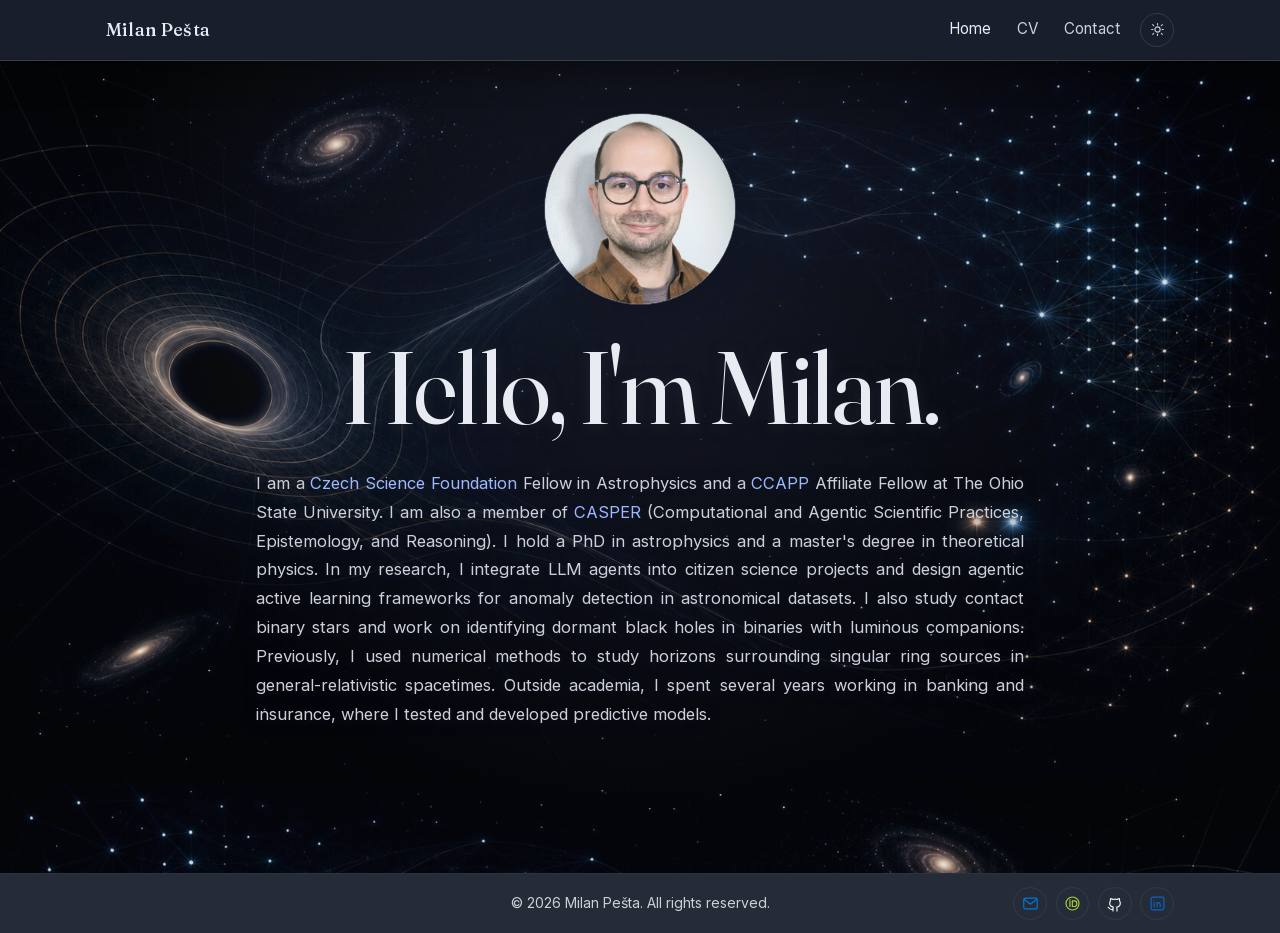
<file: index.html>
<!DOCTYPE html>
<html lang="en">
<head>
<meta charset="utf-8">
<meta name="viewport" content="width=device-width, initial-scale=1">
<title>Milan Pešta — Astrophysicist</title>
<meta name="description" content="Milan Pešta — astrophysicist at The Ohio State University. Machine learning and LLM agents for finding anomalies in large astronomical surveys.">
<meta name="author" content="Milan Pešta">
<meta name="theme-color" id="theme-color" content="#1e2330">

<link rel="preload" as="image" href="assets/headshot-web.jpg" fetchpriority="high">
<link rel="preload" as="image" href="assets/research-field-background-mobile-v44-pair.jpg" media="(max-width: 700px)" fetchpriority="low">
<link rel="preload" as="image" href="assets/research-field-background-v44-pair.jpg" media="(min-width: 701px)" fetchpriority="low">
<script>
  document.documentElement.classList.add('js');
  try {
    if (localStorage.getItem('mp-theme') === 'light') {
      document.documentElement.setAttribute('data-theme', 'light');
    }
  } catch (error) {}
</script>
<style>
  html, body { background-color: #1e2330; color-scheme: dark; }
  html[data-theme="light"], html[data-theme="light"] body { background-color: #fbfaf7; color-scheme: light; }
</style>
<link rel="stylesheet" href="assets/style.css?v=164">
<link rel="icon" href="data:image/svg+xml,<svg xmlns='http://www.w3.org/2000/svg' viewBox='0 0 100 100'><rect width='100' height='100' rx='22' fill='%23171b24'/><text x='50' y='73' font-size='64' font-family='Georgia,serif' fill='%239db8ff' text-anchor='middle'>M</text></svg>">
</head>
<body class="home">

<a class="skip" href="#main">Skip to content</a>

<div class="research-field-backdrop" aria-hidden="true"></div>

<nav class="nav" id="nav">
  <div class="nav-inner">
    <a class="nav-name" href="index.html">Milan&nbsp;Pešta</a>
    <ul class="nav-links">
      <li><a href="index.html" aria-current="page">Home</a></li>
      <li><a href="cv.html">CV</a></li>
      <li><a href="contact.html">Contact</a></li>
    </ul>
    <button class="theme-toggle" id="theme-toggle" type="button" aria-label="Switch color theme" title="Switch color theme">
      <svg class="i-sun" viewBox="0 0 24 24" aria-hidden="true"><circle cx="12" cy="12" r="4.2"/><path d="M12 2.6v2.2M12 19.2v2.2M4.3 4.3l1.6 1.6M18.1 18.1l1.6 1.6M2.6 12h2.2M19.2 12h2.2M4.3 19.7l1.6-1.6M18.1 5.9l1.6-1.6"/></svg>
      <svg class="i-moon" viewBox="0 0 24 24" aria-hidden="true"><path d="M20 14.5A8.2 8.2 0 0 1 9.5 4 8.3 8.3 0 1 0 20 14.5Z"/></svg>
    </button>
  </div>
</nav>

<main class="hero" id="main">
  <div class="wrap hero-inner">
    <div class="hero-text">
      <figure class="about-photo">
        <img src="assets/headshot-web.jpg" alt="Milan Pešta" width="512" height="512" decoding="sync" fetchpriority="high">
      </figure>
      <div class="hero-copy">
        <h1>Hello, I'm Milan.</h1>
      </div>
      <div class="about-profile" id="about">
        <div class="about-copy">
          <div class="prose about-prose">
            <p>I am a <a href="https://gacr.cz/en/" rel="noopener">Czech Science Foundation</a> Fellow in Astrophysics and a <a href="https://ccapp.osu.edu/" rel="noopener">CCAPP</a> Affiliate Fellow at The Ohio State University. I am also a member of <a href="https://casper-nine.vercel.app/" rel="noopener">CASPER</a> (Computational and Agentic Scientific Practices, Epistemology, and Reasoning). I hold a PhD in astrophysics and a master's degree in theoretical physics. In my research, I integrate LLM agents into citizen science projects and design agentic active learning frameworks for anomaly detection in astronomical datasets. I also study contact binary stars and work on identifying dormant black holes in binaries with luminous companions. Previously, I used numerical methods to study horizons surrounding singular ring sources in general-relativistic spacetimes. Outside academia, I spent several years working in banking and insurance, where I tested and developed predictive models.</p>
          </div>
        </div>
      </div>
    </div>
  </div>
</main>

<footer>
  <div class="wrap footer-inner">
    <div class="footer-contact">
      <nav class="footer-nav" aria-label="Contact">
        <ul class="footer-social">
          <li><a class="contact-mail" href="mailto:pesta.22@osu.edu" aria-label="Email">
            <svg viewBox="0 0 24 24" aria-hidden="true"><rect x="2.5" y="4.5" width="19" height="15" rx="2"/><path d="m3 6 9 7 9-7"/></svg></a></li>
          <li><a class="contact-orcid" href="https://orcid.org/0000-0003-3649-9811" rel="me noopener" aria-label="ORCID">
            <svg viewBox="0 0 24 24" aria-hidden="true"><circle cx="12" cy="12" r="9.2"/><path d="M8.4 8.2v8M8.4 6.4v.05M11.8 16.2v-8h2.4a4 4 0 0 1 0 8Z"/></svg></a></li>
          <li><a class="contact-github" href="https://github.com/milanpesta" rel="me noopener" aria-label="GitHub">
            <svg viewBox="0 0 24 24" aria-hidden="true"><path d="M9.3 20.2c-4.4 1.3-4.4-2.3-6.2-2.7m12.4 5.1v-3.5c0-1 .1-1.4-.5-2 2.7-.3 5.2-1.3 5.2-5.8a4.5 4.5 0 0 0-1.2-3.1 4.2 4.2 0 0 0-.1-3.1s-1-.3-3.3 1.2a11.3 11.3 0 0 0-5.8 0C7.5 4.8 6.5 5.1 6.5 5.1a4.2 4.2 0 0 0-.1 3.1 4.5 4.5 0 0 0-1.2 3.2c0 4.4 2.5 5.4 5.2 5.7-.6.6-.6 1.2-.5 2v3.5"/></svg></a></li>
          <li><a class="contact-linkedin" href="https://www.linkedin.com/in/milanpesta" rel="me noopener" aria-label="LinkedIn">
            <svg viewBox="0 0 24 24" aria-hidden="true"><rect x="3" y="3" width="18" height="18" rx="2.5"/><path d="M7.2 10.5v6.3M7.2 7.4v.05M11.3 16.8v-6.3M11.3 13.2c0-1.5.9-2.4 2.2-2.4s2.3.9 2.3 2.6v3.4"/></svg></a></li>
        </ul>
      </nav>
    </div>
    <p class="footer-copy">&copy; 2026 Milan Pe&scaron;ta. All rights reserved.</p>
  </div>
</footer>

<script src="assets/main.js?v=61"></script>
</body>
</html>
</file>
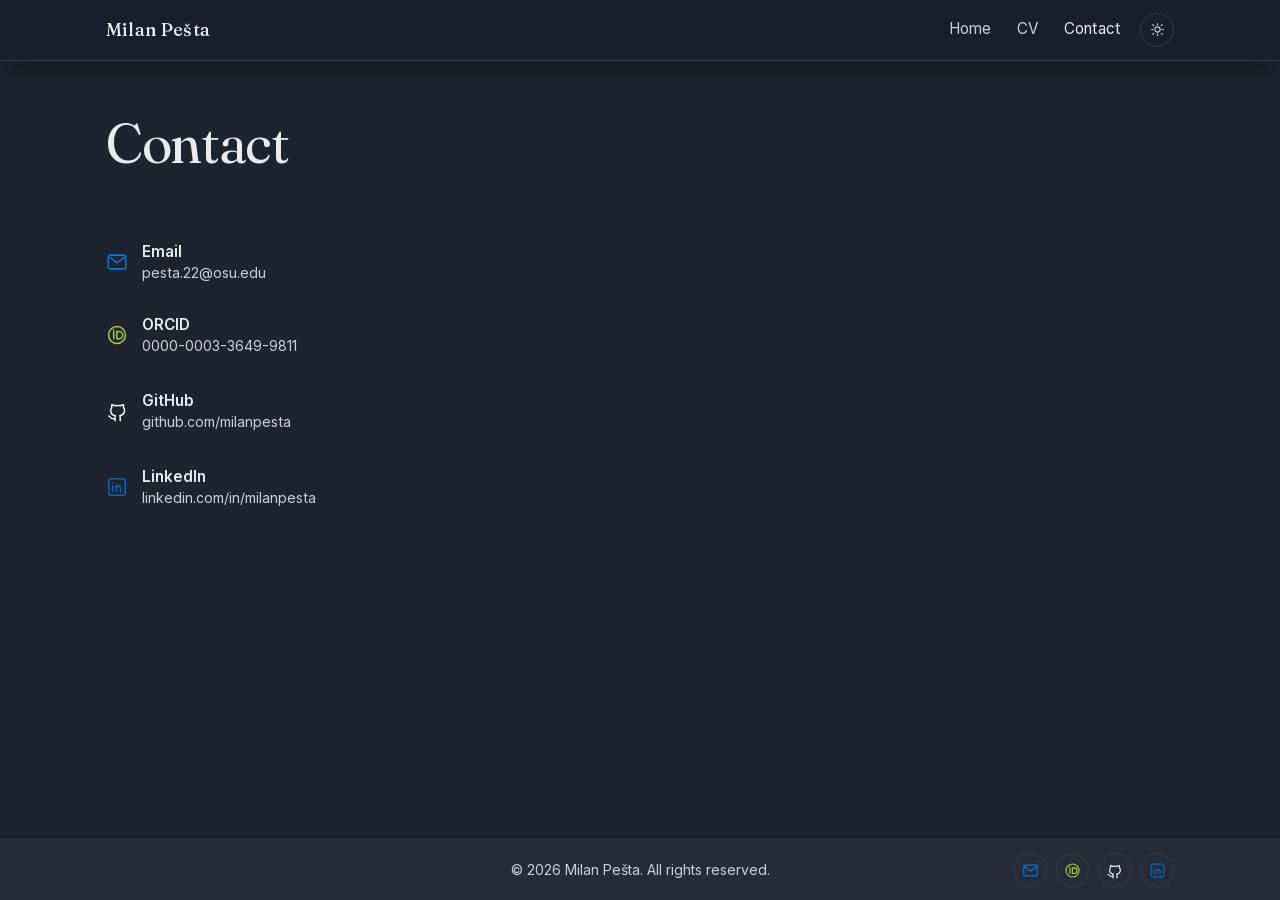
<file: contact.html>
<!DOCTYPE html>
<html lang="en">
<head>
<meta charset="utf-8">
<meta name="viewport" content="width=device-width, initial-scale=1">
<title>Contact — Milan Pešta</title>
<meta name="description" content="Contact Milan Pešta about research, collaborations, or speaking, and find his professional profiles.">
<meta name="author" content="Milan Pešta">
<meta name="theme-color" id="theme-color" content="#1e2330">

<script>
  document.documentElement.classList.add('js');
  try {
    if (localStorage.getItem('mp-theme') === 'light') {
      document.documentElement.setAttribute('data-theme', 'light');
    }
  } catch (error) {}
</script>
<style>
  html, body { background-color: #1e2330; color-scheme: dark; }
  html[data-theme="light"], html[data-theme="light"] body { background-color: #fbfaf7; color-scheme: light; }
</style>
<link rel="stylesheet" href="assets/style.css?v=164">
<link rel="icon" href="data:image/svg+xml,<svg xmlns='http://www.w3.org/2000/svg' viewBox='0 0 100 100'><rect width='100' height='100' rx='22' fill='%23171b24'/><text x='50' y='73' font-size='64' font-family='Georgia,serif' fill='%239db8ff' text-anchor='middle'>M</text></svg>">
</head>
<body>

<a class="skip" href="#main">Skip to content</a>

<nav class="nav" id="nav">
  <div class="nav-inner">
    <a class="nav-name" href="index.html">Milan&nbsp;Pešta</a>
    <ul class="nav-links">
      <li><a href="index.html">Home</a></li>
      <li><a href="cv.html">CV</a></li>
      <li><a href="contact.html" aria-current="page">Contact</a></li>
    </ul>
    <button class="theme-toggle" id="theme-toggle" type="button" aria-label="Switch color theme" title="Switch color theme">
      <svg class="i-sun" viewBox="0 0 24 24" aria-hidden="true"><circle cx="12" cy="12" r="4.2"/><path d="M12 2.6v2.2M12 19.2v2.2M4.3 4.3l1.6 1.6M18.1 18.1l1.6 1.6M2.6 12h2.2M19.2 12h2.2M4.3 19.7l1.6-1.6M18.1 5.9l1.6-1.6"/></svg>
      <svg class="i-moon" viewBox="0 0 24 24" aria-hidden="true"><path d="M20 14.5A8.2 8.2 0 0 1 9.5 4 8.3 8.3 0 1 0 20 14.5Z"/></svg>
    </button>
  </div>
</nav>

<header class="page-head page-head-plain">
  <div class="wrap">
    <h1>Contact</h1>
  </div>
</header>

<main id="main">

  <section class="wrap" aria-label="Contact details">
    <ul class="contact-directory">
        <li>
          <a class="contact-mail" href="mailto:pesta.22@osu.edu">
            <svg viewBox="0 0 24 24" aria-hidden="true"><rect x="2.5" y="4.5" width="19" height="15" rx="2"/><path d="m3 6 9 7 9-7"/></svg>
            <span>
              <span class="contact-label">Email</span>
              <span class="contact-detail">pesta.22@osu.edu</span>
            </span>
          </a>
        </li>
        <li>
          <a class="contact-orcid" href="https://orcid.org/0000-0003-3649-9811" rel="me noopener">
            <svg viewBox="0 0 24 24" aria-hidden="true"><circle cx="12" cy="12" r="9.2"/><path d="M8.4 8.2v8M8.4 6.4v.05M11.8 16.2v-8h2.4a4 4 0 0 1 0 8Z"/></svg>
            <span>
              <span class="contact-label">ORCID</span>
              <span class="contact-detail">0000-0003-3649-9811</span>
            </span>
          </a>
        </li>
        <li>
          <a class="contact-github" href="https://github.com/milanpesta" rel="me noopener">
            <svg viewBox="0 0 24 24" aria-hidden="true"><path d="M9.3 20.2c-4.4 1.3-4.4-2.3-6.2-2.7m12.4 5.1v-3.5c0-1 .1-1.4-.5-2 2.7-.3 5.2-1.3 5.2-5.8a4.5 4.5 0 0 0-1.2-3.1 4.2 4.2 0 0 0-.1-3.1s-1-.3-3.3 1.2a11.3 11.3 0 0 0-5.8 0C7.5 4.8 6.5 5.1 6.5 5.1a4.2 4.2 0 0 0-.1 3.1 4.5 4.5 0 0 0-1.2 3.2c0 4.4 2.5 5.4 5.2 5.7-.6.6-.6 1.2-.5 2v3.5"/></svg>
            <span>
              <span class="contact-label">GitHub</span>
              <span class="contact-detail">github.com/milanpesta</span>
            </span>
          </a>
        </li>
        <li>
          <a class="contact-linkedin" href="https://www.linkedin.com/in/milanpesta" rel="me noopener">
            <svg viewBox="0 0 24 24" aria-hidden="true"><rect x="3" y="3" width="18" height="18" rx="2.5"/><path d="M7.2 10.5v6.3M7.2 7.4v.05M11.3 16.8v-6.3M11.3 13.2c0-1.5.9-2.4 2.2-2.4s2.3.9 2.3 2.6v3.4"/></svg>
            <span>
              <span class="contact-label">LinkedIn</span>
              <span class="contact-detail">linkedin.com/in/milanpesta</span>
            </span>
          </a>
        </li>
    </ul>
  </section>

</main>

<footer>
  <div class="wrap footer-inner">
    <div class="footer-contact">
      <nav class="footer-nav" aria-label="Contact">
        <ul class="footer-social">
          <li><a class="contact-mail" href="mailto:pesta.22@osu.edu" aria-label="Email">
            <svg viewBox="0 0 24 24" aria-hidden="true"><rect x="2.5" y="4.5" width="19" height="15" rx="2"/><path d="m3 6 9 7 9-7"/></svg></a></li>
          <li><a class="contact-orcid" href="https://orcid.org/0000-0003-3649-9811" rel="me noopener" aria-label="ORCID">
            <svg viewBox="0 0 24 24" aria-hidden="true"><circle cx="12" cy="12" r="9.2"/><path d="M8.4 8.2v8M8.4 6.4v.05M11.8 16.2v-8h2.4a4 4 0 0 1 0 8Z"/></svg></a></li>
          <li><a class="contact-github" href="https://github.com/milanpesta" rel="me noopener" aria-label="GitHub">
            <svg viewBox="0 0 24 24" aria-hidden="true"><path d="M9.3 20.2c-4.4 1.3-4.4-2.3-6.2-2.7m12.4 5.1v-3.5c0-1 .1-1.4-.5-2 2.7-.3 5.2-1.3 5.2-5.8a4.5 4.5 0 0 0-1.2-3.1 4.2 4.2 0 0 0-.1-3.1s-1-.3-3.3 1.2a11.3 11.3 0 0 0-5.8 0C7.5 4.8 6.5 5.1 6.5 5.1a4.2 4.2 0 0 0-.1 3.1 4.5 4.5 0 0 0-1.2 3.2c0 4.4 2.5 5.4 5.2 5.7-.6.6-.6 1.2-.5 2v3.5"/></svg></a></li>
          <li><a class="contact-linkedin" href="https://www.linkedin.com/in/milanpesta" rel="me noopener" aria-label="LinkedIn">
            <svg viewBox="0 0 24 24" aria-hidden="true"><rect x="3" y="3" width="18" height="18" rx="2.5"/><path d="M7.2 10.5v6.3M7.2 7.4v.05M11.3 16.8v-6.3M11.3 13.2c0-1.5.9-2.4 2.2-2.4s2.3.9 2.3 2.6v3.4"/></svg></a></li>
        </ul>
      </nav>
    </div>
    <p class="footer-copy">&copy; 2026 Milan Pe&scaron;ta. All rights reserved.</p>
  </div>
</footer>

<script src="assets/main.js?v=61"></script>
</body>
</html>
</file>
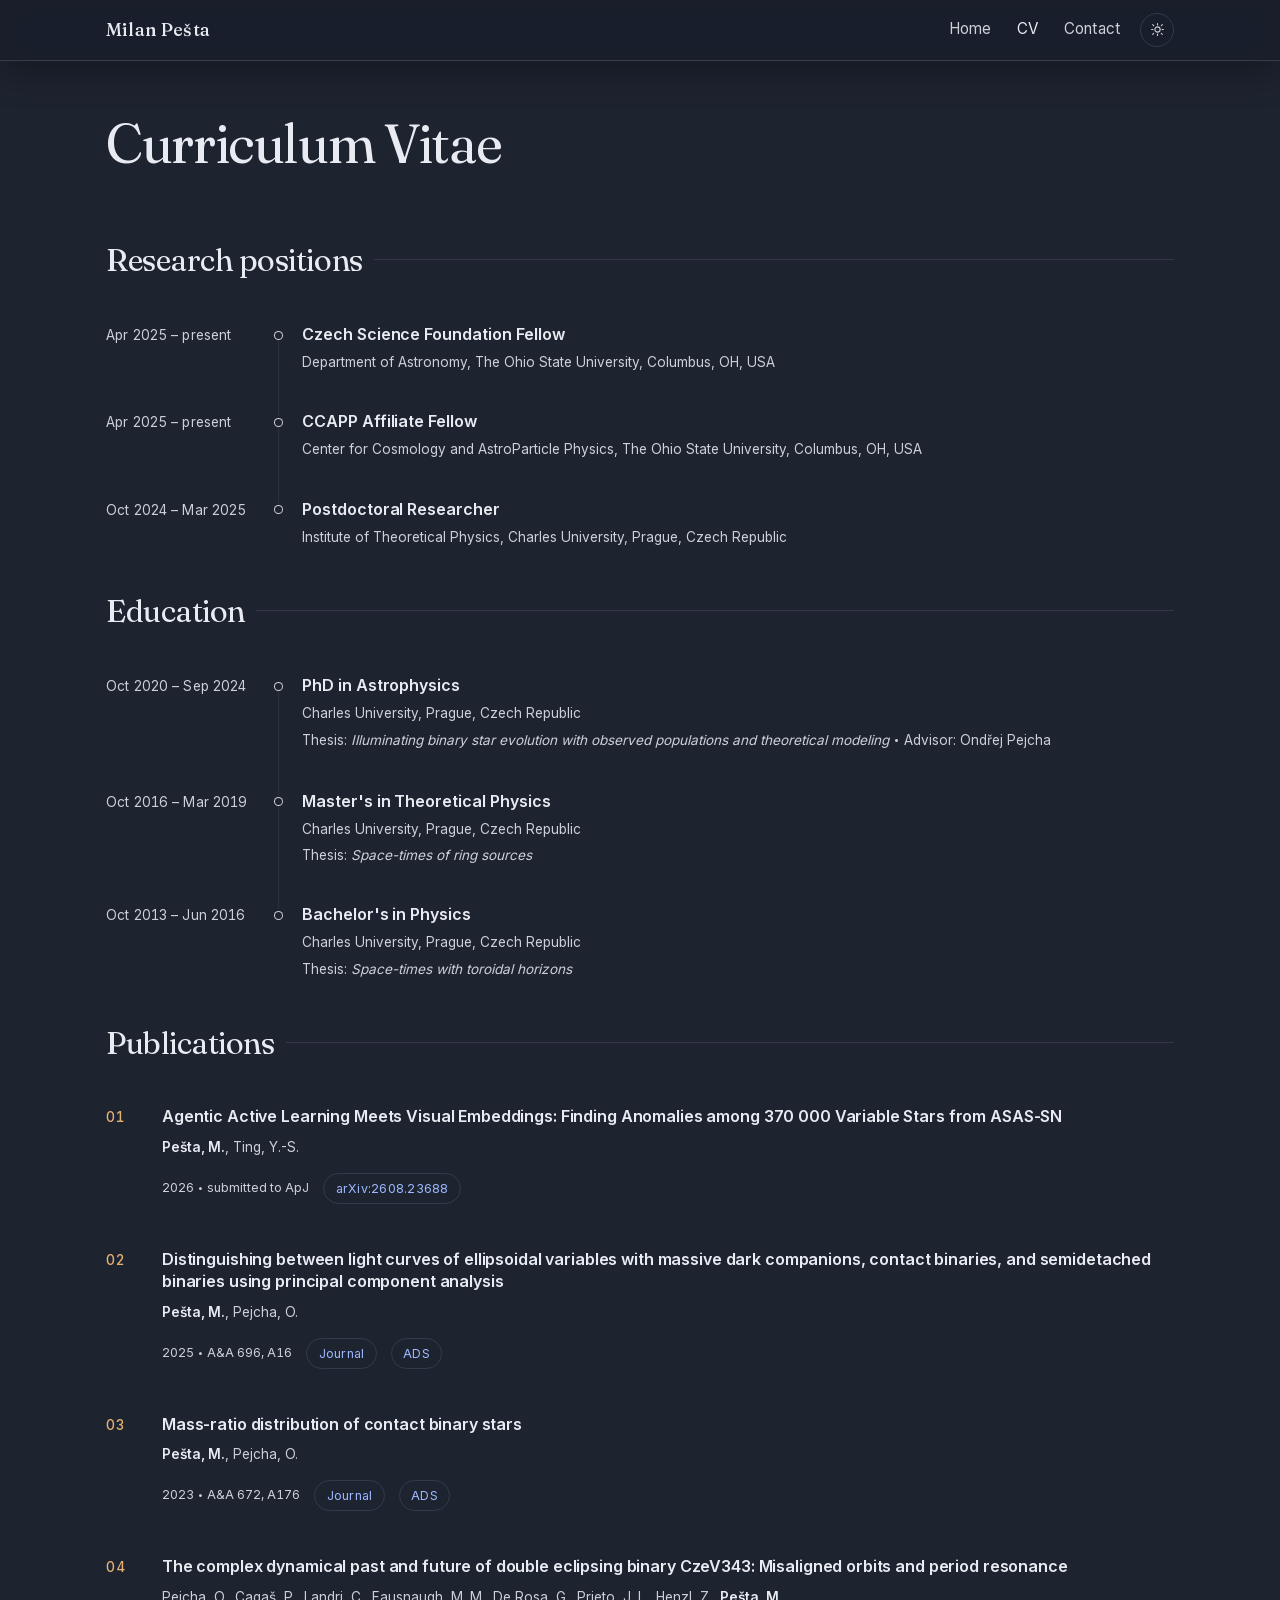
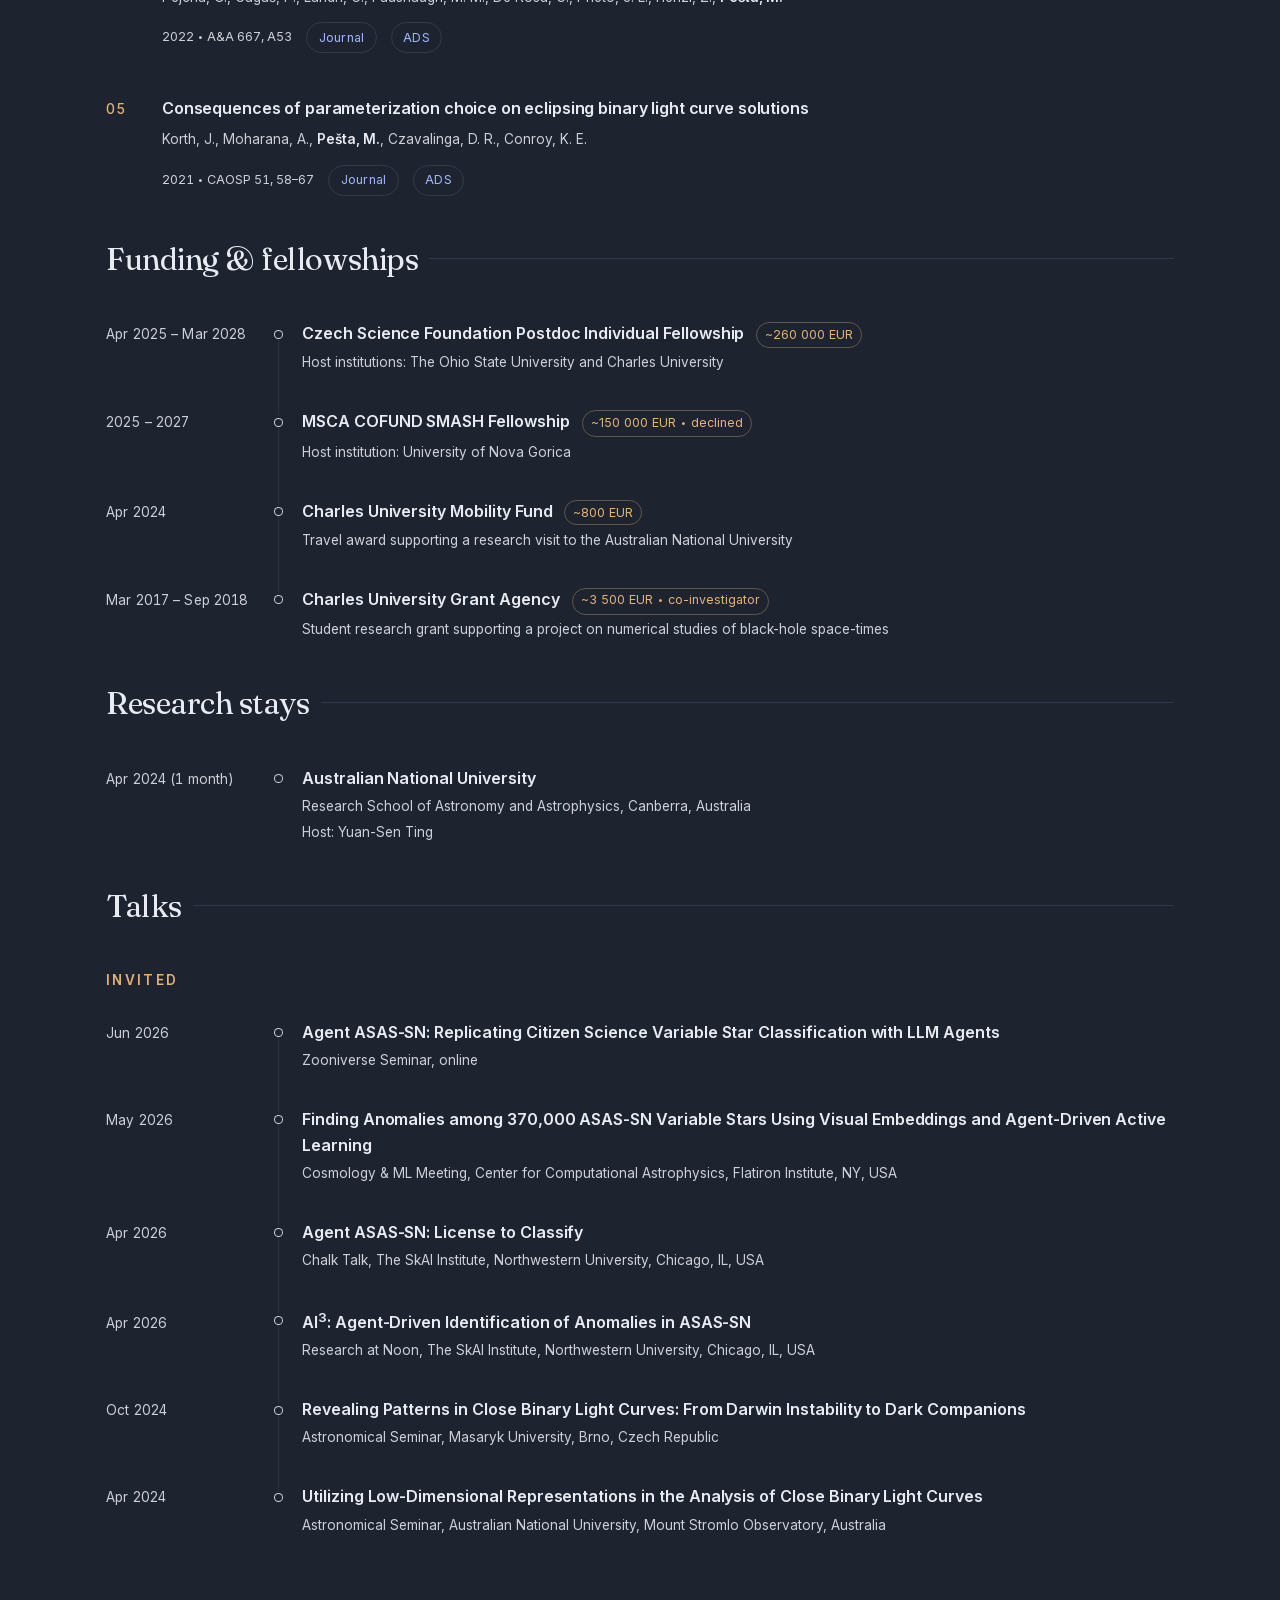
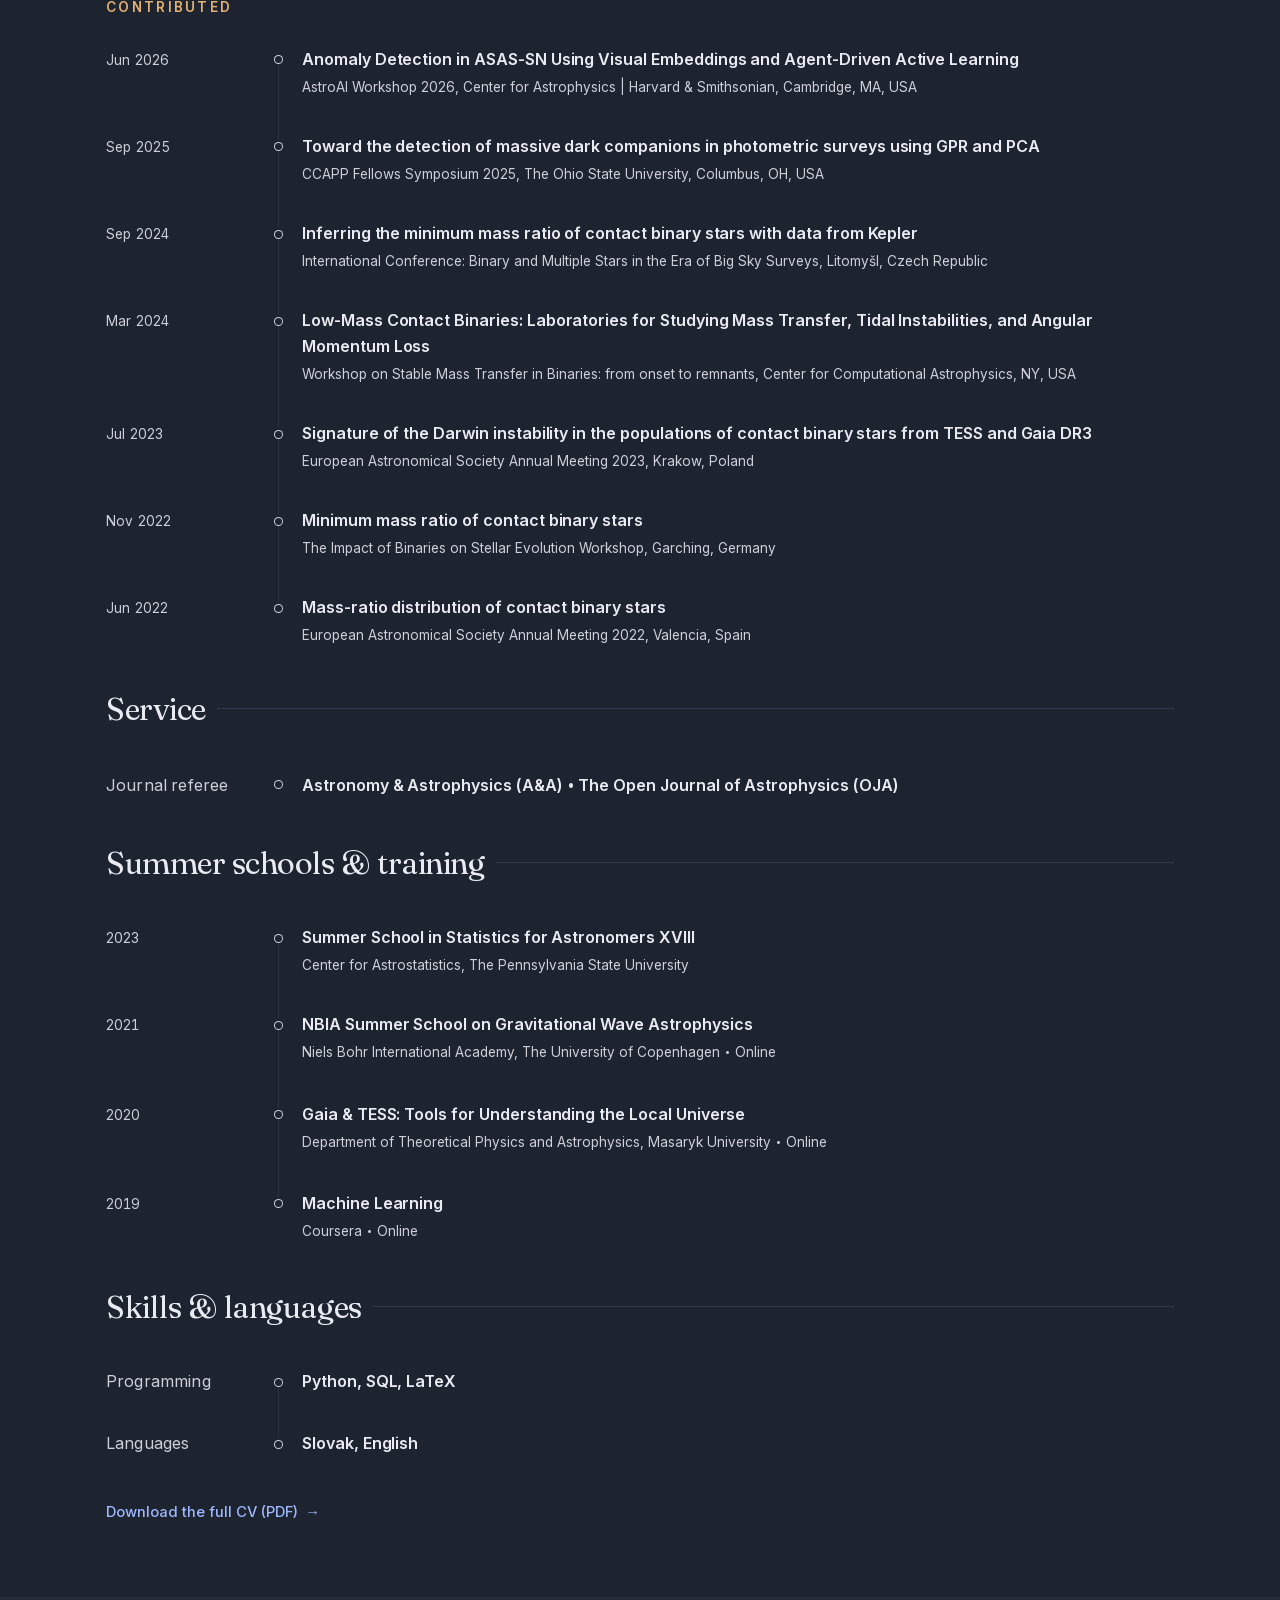
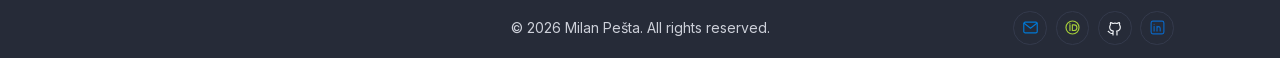
<file: cv.html>
<!DOCTYPE html>
<html lang="en">
<head>
<meta charset="utf-8">
<meta name="viewport" content="width=device-width, initial-scale=1">
<title>CV — Milan Pešta</title>
<meta name="description" content="Curriculum vitae of Milan Pešta: research positions, education, funding and fellowships, research stays, service, and training.">
<meta name="author" content="Milan Pešta">
<meta name="theme-color" id="theme-color" content="#1e2330">

<script>
  document.documentElement.classList.add('js');
  try {
    if (localStorage.getItem('mp-theme') === 'light') {
      document.documentElement.setAttribute('data-theme', 'light');
    }
  } catch (error) {}
</script>
<style>
  html, body { background-color: #1e2330; color-scheme: dark; }
  html[data-theme="light"], html[data-theme="light"] body { background-color: #fbfaf7; color-scheme: light; }
</style>
<link rel="stylesheet" href="assets/style.css?v=164">
<link rel="icon" href="data:image/svg+xml,<svg xmlns='http://www.w3.org/2000/svg' viewBox='0 0 100 100'><rect width='100' height='100' rx='22' fill='%23171b24'/><text x='50' y='73' font-size='64' font-family='Georgia,serif' fill='%239db8ff' text-anchor='middle'>M</text></svg>">
</head>
<body class="cv">

<a class="skip" href="#main">Skip to content</a>

<nav class="nav" id="nav">
  <div class="nav-inner">
    <a class="nav-name" href="index.html">Milan&nbsp;Pešta</a>
    <ul class="nav-links">
      <li><a href="index.html">Home</a></li>
      <li><a href="cv.html" aria-current="page">CV</a></li>
      <li><a href="contact.html">Contact</a></li>
    </ul>
    <button class="theme-toggle" id="theme-toggle" type="button" aria-label="Switch color theme" title="Switch color theme">
      <svg class="i-sun" viewBox="0 0 24 24" aria-hidden="true"><circle cx="12" cy="12" r="4.2"/><path d="M12 2.6v2.2M12 19.2v2.2M4.3 4.3l1.6 1.6M18.1 18.1l1.6 1.6M2.6 12h2.2M19.2 12h2.2M4.3 19.7l1.6-1.6M18.1 5.9l1.6-1.6"/></svg>
      <svg class="i-moon" viewBox="0 0 24 24" aria-hidden="true"><path d="M20 14.5A8.2 8.2 0 0 1 9.5 4 8.3 8.3 0 1 0 20 14.5Z"/></svg>
    </button>
  </div>
</nav>

<header class="page-head page-head-plain">
  <div class="wrap">
    <h1>Curriculum Vitae</h1>
  </div>
</header>

<main id="main">

  <section class="wrap">
    <h2>Research positions</h2>
    <ul class="timeline">
      <li>
        <span class="when">Apr 2025 – present</span>
        <span class="what"><b>Czech Science Foundation Fellow</b>
          <span class="where">Department of Astronomy, The Ohio State University, Columbus, OH, USA</span></span>
      </li>
      <li>
        <span class="when">Apr 2025 – present</span>
        <span class="what"><b>CCAPP Affiliate Fellow</b>
          <span class="where">Center for Cosmology and AstroParticle Physics, The Ohio State University, Columbus, OH, USA</span></span>
      </li>
      <li>
        <span class="when">Oct 2024 – Mar 2025</span>
        <span class="what"><b>Postdoctoral Researcher</b>
          <span class="where">Institute of Theoretical Physics, Charles University, Prague, Czech Republic</span></span>
      </li>
    </ul>
  </section>

  <section class="wrap">
    <h2>Education</h2>
    <ul class="timeline">
      <li>
        <span class="when">Oct 2020 – Sep 2024</span>
        <span class="what"><b>PhD in Astrophysics</b>
          <span class="where">Charles University, Prague, Czech Republic</span>
          <span class="note">Thesis: <i>Illuminating binary star evolution with observed populations and theoretical modeling</i> <span class="sep">&middot;</span> Advisor: Ondřej Pejcha</span></span>
      </li>
      <li>
        <span class="when">Oct 2016 – Mar 2019</span>
        <span class="what"><b>Master's in Theoretical Physics</b>
          <span class="where">Charles University, Prague, Czech Republic</span>
          <span class="note">Thesis: <i>Space-times of ring sources</i></span></span>
      </li>
      <li>
        <span class="when">Oct 2013 – Jun 2016</span>
        <span class="what"><b>Bachelor's in Physics</b>
          <span class="where">Charles University, Prague, Czech Republic</span>
          <span class="note">Thesis: <i>Space-times with toroidal horizons</i></span></span>
      </li>
    </ul>
  </section>

  <section class="wrap" id="publications">
    <h2>Publications</h2>
    <ol class="pubs">
      <li>
        <p class="pub-title">Agentic Active Learning Meets Visual Embeddings: Finding Anomalies among 370&nbsp;000 Variable Stars from ASAS-SN</p>
        <p class="pub-meta"><b>Pešta, M.</b>, Ting, Y.-S.</p>
        <p class="pub-links">
          <span class="venue">2026 <span class="sep">&middot;</span> submitted to ApJ</span>
          <a href="https://arxiv.org/abs/2608.23688" rel="noopener">arXiv:2608.23688</a>
        </p>
      </li>
      <li>
        <p class="pub-title">Distinguishing between light curves of ellipsoidal variables with massive dark companions, contact binaries, and semidetached binaries using principal component analysis</p>
        <p class="pub-meta"><b>Pešta, M.</b>, Pejcha, O.</p>
        <p class="pub-links">
          <span class="venue">2025 <span class="sep">&middot;</span> A&amp;A 696, A16</span>
          <a href="https://doi.org/10.1051/0004-6361/202451907" rel="noopener">Journal</a>
          <a href="https://ui.adsabs.harvard.edu/search/q=doi%3A10.1051%2F0004-6361%2F202451907" rel="noopener">ADS</a>
        </p>
      </li>
      <li>
        <p class="pub-title">Mass-ratio distribution of contact binary stars</p>
        <p class="pub-meta"><b>Pešta, M.</b>, Pejcha, O.</p>
        <p class="pub-links">
          <span class="venue">2023 <span class="sep">&middot;</span> A&amp;A 672, A176</span>
          <a href="https://doi.org/10.1051/0004-6361/202245613" rel="noopener">Journal</a>
          <a href="https://ui.adsabs.harvard.edu/search/q=doi%3A10.1051%2F0004-6361%2F202245613" rel="noopener">ADS</a>
        </p>
      </li>
      <li>
        <p class="pub-title">The complex dynamical past and future of double eclipsing binary CzeV343: Misaligned orbits and period resonance</p>
        <p class="pub-meta">Pejcha, O., Cagaš, P., Landri, C., Fausnaugh, M.&nbsp;M., De Rosa, G., Prieto, J.&nbsp;L., Henzl, Z., <b>Pešta, M.</b></p>
        <p class="pub-links">
          <span class="venue">2022 <span class="sep">&middot;</span> A&amp;A 667, A53</span>
          <a href="https://doi.org/10.1051/0004-6361/202244335" rel="noopener">Journal</a>
          <a href="https://ui.adsabs.harvard.edu/search/q=doi%3A10.1051%2F0004-6361%2F202244335" rel="noopener">ADS</a>
        </p>
      </li>
      <li>
        <p class="pub-title">Consequences of parameterization choice on eclipsing binary light curve solutions</p>
        <p class="pub-meta">Korth, J., Moharana, A., <b>Pešta, M.</b>, Czavalinga, D.&nbsp;R., Conroy, K.&nbsp;E.</p>
        <p class="pub-links">
          <span class="venue">2021 <span class="sep">&middot;</span> CAOSP 51, 58–67</span>
          <a href="https://doi.org/10.31577/caosp.2021.51.1.58" rel="noopener">Journal</a>
          <a href="https://ui.adsabs.harvard.edu/search/q=doi%3A10.31577%2Fcaosp.2021.51.1.58" rel="noopener">ADS</a>
        </p>
      </li>
    </ol>
  </section>

  <section class="wrap">
    <h2>Funding &amp; fellowships</h2>
    <ul class="timeline">
      <li>
        <span class="when">Apr 2025 – Mar 2028</span>
        <span class="what"><b>Czech Science Foundation Postdoc Individual Fellowship</b> <span class="amount">~260 000 EUR</span>
          <span class="where">Host institutions: The Ohio State University and Charles University</span></span>
      </li>
      <li>
        <span class="when">2025 – 2027</span>
        <span class="what"><b>MSCA COFUND SMASH Fellowship</b> <span class="amount">~150 000 EUR <span class="sep">&middot;</span> declined</span>
          <span class="where">Host institution: University of Nova Gorica</span></span>
      </li>
      <li>
        <span class="when">Apr 2024</span>
        <span class="what"><b>Charles University Mobility Fund</b> <span class="amount">~800 EUR</span>
          <span class="where">Travel award supporting a research visit to the Australian National University</span></span>
      </li>
      <li>
        <span class="when">Mar 2017 – Sep 2018</span>
        <span class="what"><b>Charles University Grant Agency</b> <span class="amount">~3 500 EUR <span class="sep">&middot;</span> co-investigator</span>
          <span class="where">Student research grant supporting a project on numerical studies of black-hole space-times</span></span>
      </li>
    </ul>
  </section>

  <section class="wrap">
    <h2>Research stays</h2>
    <ul class="timeline">
      <li>
        <span class="when">Apr 2024 (1 month)</span>
        <span class="what"><b>Australian National University</b>
          <span class="where">Research School of Astronomy and Astrophysics, Canberra, Australia</span>
          <span class="note">Host: Yuan-Sen Ting</span></span>
      </li>
    </ul>
  </section>

  <section class="wrap">
    <h2>Talks</h2>

    <h3>Invited</h3>
    <ul class="timeline">
      <li>
        <span class="when">Jun 2026</span>
        <span class="what"><b>Agent ASAS-SN: Replicating Citizen Science Variable Star Classification with LLM Agents</b>
          <span class="where">Zooniverse Seminar, online</span></span>
      </li>
      <li>
        <span class="when">May 2026</span>
        <span class="what"><b>Finding Anomalies among 370,000 ASAS-SN Variable Stars Using Visual Embeddings and Agent-Driven Active Learning</b>
          <span class="where">Cosmology &amp; ML Meeting, Center for Computational Astrophysics, Flatiron Institute, NY, USA</span></span>
      </li>
      <li>
        <span class="when">Apr 2026</span>
        <span class="what"><b>Agent ASAS-SN: License to Classify</b>
          <span class="where">Chalk Talk, The SkAI Institute, Northwestern University, Chicago, IL, USA</span></span>
      </li>
      <li>
        <span class="when">Apr 2026</span>
        <span class="what"><b>AI<sup>3</sup>: Agent-Driven Identification of Anomalies in ASAS-SN</b>
          <span class="where">Research at Noon, The SkAI Institute, Northwestern University, Chicago, IL, USA</span></span>
      </li>
      <li>
        <span class="when">Oct 2024</span>
        <span class="what"><b>Revealing Patterns in Close Binary Light Curves: From Darwin Instability to Dark Companions</b>
          <span class="where">Astronomical Seminar, Masaryk University, Brno, Czech Republic</span></span>
      </li>
      <li>
        <span class="when">Apr 2024</span>
        <span class="what"><b>Utilizing Low-Dimensional Representations in the Analysis of Close Binary Light Curves</b>
          <span class="where">Astronomical Seminar, Australian National University, Mount Stromlo Observatory, Australia</span></span>
      </li>
    </ul>

    <h3>Contributed</h3>
    <ul class="timeline">
      <li>
        <span class="when">Jun 2026</span>
        <span class="what"><b>Anomaly Detection in ASAS-SN Using Visual Embeddings and Agent-Driven Active Learning</b>
          <span class="where">AstroAI Workshop 2026, Center for Astrophysics | Harvard &amp; Smithsonian, Cambridge, MA, USA</span></span>
      </li>
      <li>
        <span class="when">Sep 2025</span>
        <span class="what"><b>Toward the detection of massive dark companions in photometric surveys using GPR and PCA</b>
          <span class="where">CCAPP Fellows Symposium 2025, The Ohio State University, Columbus, OH, USA</span></span>
      </li>
      <li>
        <span class="when">Sep 2024</span>
        <span class="what"><b>Inferring the minimum mass ratio of contact binary stars with data from Kepler</b>
          <span class="where">International Conference: Binary and Multiple Stars in the Era of Big Sky Surveys, Litomyšl, Czech Republic</span></span>
      </li>
      <li>
        <span class="when">Mar 2024</span>
        <span class="what"><b>Low-Mass Contact Binaries: Laboratories for Studying Mass Transfer, Tidal Instabilities, and Angular Momentum Loss</b>
          <span class="where">Workshop on Stable Mass Transfer in Binaries: from onset to remnants, Center for Computational Astrophysics, NY, USA</span></span>
      </li>
      <li>
        <span class="when">Jul 2023</span>
        <span class="what"><b>Signature of the Darwin instability in the populations of contact binary stars from TESS and Gaia DR3</b>
          <span class="where">European Astronomical Society Annual Meeting 2023, Krakow, Poland</span></span>
      </li>
      <li>
        <span class="when">Nov 2022</span>
        <span class="what"><b>Minimum mass ratio of contact binary stars</b>
          <span class="where">The Impact of Binaries on Stellar Evolution Workshop, Garching, Germany</span></span>
      </li>
      <li>
        <span class="when">Jun 2022</span>
        <span class="what"><b>Mass-ratio distribution of contact binary stars</b>
          <span class="where">European Astronomical Society Annual Meeting 2022, Valencia, Spain</span></span>
      </li>
    </ul>
  </section>

  <section class="wrap">
    <h2>Service</h2>
    <ul class="timeline">
      <li>
        <span class="when when-label">Journal referee</span>
        <span class="what"><b>Astronomy &amp; Astrophysics (A&amp;A) <span class="sep">&middot;</span> The Open Journal of Astrophysics (OJA)</b></span>
      </li>
    </ul>
  </section>

  <section class="wrap">
    <h2>Summer schools &amp; training</h2>
    <ul class="timeline">
      <li>
        <span class="when">2023</span>
        <span class="what"><b>Summer School in Statistics for Astronomers XVIII</b>
          <span class="where">Center for Astrostatistics, The Pennsylvania State University</span></span>
      </li>
      <li>
        <span class="when">2021</span>
        <span class="what"><b>NBIA Summer School on Gravitational Wave Astrophysics</b>
          <span class="where">Niels Bohr International Academy, The University of Copenhagen <span class="sep">&middot;</span> Online</span></span>
      </li>
      <li>
        <span class="when">2020</span>
        <span class="what"><b>Gaia &amp; TESS: Tools for Understanding the Local Universe</b>
          <span class="where">Department of Theoretical Physics and Astrophysics, Masaryk University <span class="sep">&middot;</span> Online</span></span>
      </li>
      <li>
        <span class="when">2019</span>
        <span class="what"><b>Machine Learning</b>
          <span class="where">Coursera <span class="sep">&middot;</span> Online</span></span>
      </li>
    </ul>
  </section>

  <section class="wrap">
    <h2>Skills &amp; languages</h2>
    <ul class="timeline">
      <li>
        <span class="when when-label">Programming</span>
        <span class="what"><b>Python, SQL, LaTeX</b></span>
      </li>
      <li>
        <span class="when when-label">Languages</span>
        <span class="what"><b>Slovak, English</b></span>
      </li>
    </ul>
    <p class="more-link-row"><a class="more-link" href="assets/Milan_Pesta_CV.pdf">Download the full CV (PDF) <span aria-hidden="true">→</span></a></p>
  </section>

</main>

<footer>
  <div class="wrap footer-inner">
    <div class="footer-contact">
      <nav class="footer-nav" aria-label="Contact">
        <ul class="footer-social">
          <li><a class="contact-mail" href="mailto:pesta.22@osu.edu" aria-label="Email">
            <svg viewBox="0 0 24 24" aria-hidden="true"><rect x="2.5" y="4.5" width="19" height="15" rx="2"/><path d="m3 6 9 7 9-7"/></svg></a></li>
          <li><a class="contact-orcid" href="https://orcid.org/0000-0003-3649-9811" rel="me noopener" aria-label="ORCID">
            <svg viewBox="0 0 24 24" aria-hidden="true"><circle cx="12" cy="12" r="9.2"/><path d="M8.4 8.2v8M8.4 6.4v.05M11.8 16.2v-8h2.4a4 4 0 0 1 0 8Z"/></svg></a></li>
          <li><a class="contact-github" href="https://github.com/milanpesta" rel="me noopener" aria-label="GitHub">
            <svg viewBox="0 0 24 24" aria-hidden="true"><path d="M9.3 20.2c-4.4 1.3-4.4-2.3-6.2-2.7m12.4 5.1v-3.5c0-1 .1-1.4-.5-2 2.7-.3 5.2-1.3 5.2-5.8a4.5 4.5 0 0 0-1.2-3.1 4.2 4.2 0 0 0-.1-3.1s-1-.3-3.3 1.2a11.3 11.3 0 0 0-5.8 0C7.5 4.8 6.5 5.1 6.5 5.1a4.2 4.2 0 0 0-.1 3.1 4.5 4.5 0 0 0-1.2 3.2c0 4.4 2.5 5.4 5.2 5.7-.6.6-.6 1.2-.5 2v3.5"/></svg></a></li>
          <li><a class="contact-linkedin" href="https://www.linkedin.com/in/milanpesta" rel="me noopener" aria-label="LinkedIn">
            <svg viewBox="0 0 24 24" aria-hidden="true"><rect x="3" y="3" width="18" height="18" rx="2.5"/><path d="M7.2 10.5v6.3M7.2 7.4v.05M11.3 16.8v-6.3M11.3 13.2c0-1.5.9-2.4 2.2-2.4s2.3.9 2.3 2.6v3.4"/></svg></a></li>
        </ul>
      </nav>
    </div>
    <p class="footer-copy">&copy; 2026 Milan Pe&scaron;ta. All rights reserved.</p>
  </div>
</footer>

<script src="assets/main.js?v=61"></script>
</body>
</html>
</file>
<file: assets/style.css>
@font-face {
  font-family: "Fraunces";
  font-style: normal;
  font-weight: 300 600;
  font-display: block;
  src: url("[data-uri]") format("woff2");
  unicode-range: U+0000-00FF, U+0131, U+0152-0153, U+02BB-02BC, U+02C6, U+02DA, U+02DC, U+0304, U+0308,
    U+0329, U+2000-206F, U+20AC, U+2122, U+2191, U+2193, U+2212, U+2215, U+FEFF, U+FFFD;
}

@font-face {
  font-family: "Fraunces";
  font-style: normal;
  font-weight: 300 600;
  font-display: block;
  src: url("[data-uri]") format("woff2");
  unicode-range: U+0100-02BA, U+02BD-02C5, U+02C7-02CC, U+02CE-02D7, U+02DD-02FF, U+0304, U+0308, U+0329,
    U+1D00-1DBF, U+1E00-1E9F, U+1EF2-1EFF, U+2020, U+20A0-20AB, U+20AD-20C0, U+2113, U+2C60-2C7F,
    U+A720-A7FF;
}

@font-face {
  font-family: "Inter";
  font-style: normal;
  font-weight: 400 600;
  font-display: block;
  src: url("[data-uri]") format("woff2");
  unicode-range: U+0000-00FF, U+0131, U+0152-0153, U+02BB-02BC, U+02C6, U+02DA, U+02DC, U+0304, U+0308,
    U+0329, U+2000-206F, U+20AC, U+2122, U+2191, U+2193, U+2212, U+2215, U+FEFF, U+FFFD;
}

@font-face {
  font-family: "Inter";
  font-style: normal;
  font-weight: 400 600;
  font-display: block;
  src: url("[data-uri]") format("woff2");
  unicode-range: U+0100-02BA, U+02BD-02C5, U+02C7-02CC, U+02CE-02D7, U+02DD-02FF, U+0304, U+0308, U+0329,
    U+1D00-1DBF, U+1E00-1E9F, U+1EF2-1EFF, U+2020, U+20A0-20AB, U+20AD-20C0, U+2113, U+2C60-2C7F,
    U+A720-A7FF;
}

:root {
  color-scheme: dark;
  --bg: #1e2330;
  --bg-2: #262b38;
  --text: #e9ebf2;
  --muted: #cdd0d9;
  --line: #343a4c;
  --line-soft: #2c313f;
  --accent: #9db8ff;
  --accent-dim: rgba(157, 184, 255, 0.13);
  --warm: #e3b273;
  --nav-bg: rgba(22, 26, 36, 0.5);
  --nav-glass-blur: 16px;
  --nav-glass-saturate: 1.3;
  --nav-glass-border: rgba(255, 255, 255, 0.14);
  --nav-glass-shadow: rgba(0, 0, 0, 0.32);
  --brand-mail: #0078d4;
  --brand-orcid: #a6ce39;
  --brand-github: #f0f3f7;
  --brand-linkedin: #0a66c2;
  --nav-height: calc(34px + 1.6rem + 1px);
  --wrap-max: 1180px;
  --wrap-pad: clamp(1.25rem, 5vw, 3.5rem);
  --font-display: "Fraunces", Georgia, serif;
  --font-body: "Inter", Arial, sans-serif;
}

:root[data-theme="light"] {
  color-scheme: light;
  --bg: #fbfaf7;
  --bg-2: #ffffff;
  --text: #14161c;
  --muted: #575d6b;
  --line: #e5e2db;
  --line-soft: #efece5;
  --accent: #2c4b8f;
  --accent-dim: rgba(44, 75, 143, 0.09);
  --warm: #99671c;
  --nav-bg: rgba(251, 250, 247, 0.55);
  --nav-glass-border: rgba(255, 255, 255, 0.78);
  --nav-glass-shadow: rgba(15, 23, 42, 0.1);
  --brand-orcid: #7fb800;
  --brand-github: #24292f;
}

*,
*::before,
*::after {
  box-sizing: border-box;
}

[hidden] {
  display: none !important;
}

html {
  min-height: 100%;
  background: var(--bg);
  scroll-behavior: smooth;
  scroll-padding-top: 5rem;
  -webkit-text-size-adjust: 100%;
}

body {
  min-height: 100vh;
  min-height: 100dvh;
  margin: 0;
  display: flex;
  flex-direction: column;
  overflow-x: hidden;
  background: var(--bg);
  color: var(--text);
  font-family: var(--font-body);
  font-size: 16.5px;
  font-feature-settings: "kern" 1;
  line-height: 1.7;
  -webkit-font-smoothing: antialiased;
  -moz-osx-font-smoothing: grayscale;
}

main {
  flex: 1 0 auto;
}

a {
  color: var(--accent);
  text-decoration: none;
}

a:hover {
  text-decoration: underline;
  text-decoration-thickness: 1px;
  text-underline-offset: 0.2em;
}

:focus-visible {
  border-radius: 2px;
  outline: 2px solid var(--accent);
  outline-offset: 3px;
}

.wrap,
.nav-inner {
  width: 100%;
  max-width: var(--wrap-max);
  margin-inline: auto;
  padding-inline: var(--wrap-pad);
}

.skip {
  position: absolute;
  top: 0;
  left: -9999px;
  z-index: 100;
  padding: 0.7rem 1.1rem;
  border: 1px solid var(--line);
  border-radius: 8px;
  background: var(--bg-2);
  color: var(--text);
}

.skip:focus {
  top: 1rem;
  left: 1rem;
}

.nav {
  position: sticky;
  top: 0;
  z-index: 50;
  border-bottom: 1px solid var(--nav-glass-border);
  background: var(--nav-bg);
  -webkit-backdrop-filter: blur(var(--nav-glass-blur)) saturate(var(--nav-glass-saturate));
  backdrop-filter: blur(var(--nav-glass-blur)) saturate(var(--nav-glass-saturate));
  box-shadow:
    inset 0 -1px 0 rgba(0, 0, 0, 0.08),
    0 10px 36px var(--nav-glass-shadow);
}

@supports not ((backdrop-filter: blur(1px)) or (-webkit-backdrop-filter: blur(1px))) {
  :root {
    --nav-bg: rgba(30, 35, 48, 0.96);
  }

  :root[data-theme="light"] {
    --nav-bg: rgba(251, 250, 247, 0.97);
  }

  .nav {
    box-shadow: none;
  }
}

.nav-inner {
  display: flex;
  align-items: center;
  gap: 1.25rem;
  padding-block: 0.8rem;
}

.nav-name {
  margin-right: auto;
  color: var(--text);
  font-family: var(--font-display);
  font-size: 1.12rem;
  font-weight: 500;
  letter-spacing: 0.01em;
  white-space: nowrap;
}

.nav-name:hover {
  color: var(--text);
  text-decoration: none;
}

.nav-links {
  display: flex;
  gap: 1.6rem;
  margin: 0;
  padding: 0;
  overflow-x: auto;
  list-style: none;
  font-size: 0.95rem;
  letter-spacing: 0.01em;
  scrollbar-width: none;
}

.nav-links::-webkit-scrollbar {
  display: none;
}

.nav-links a {
  position: relative;
  padding-block: 0.15rem;
  color: var(--muted);
  white-space: nowrap;
}

.nav-links a:hover {
  color: var(--text);
  text-decoration: none;
}

.nav-links a::after {
  content: "";
  position: absolute;
  right: 0;
  bottom: -0.25rem;
  left: 0;
  height: 1px;
  background: var(--warm);
  transform: scaleX(0);
  transform-origin: left;
  transition: transform 0.25s ease;
}

.nav-links a[aria-current="page"] {
  color: var(--text);
}

.nav-links a[aria-current="page"]::after {
  transform: scaleX(1);
}

.theme-toggle {
  width: 34px;
  height: 34px;
  flex: none;
  display: grid;
  padding: 0;
  place-items: center;
  border: 1px solid var(--line);
  border-radius: 50%;
  background: transparent;
  color: var(--muted);
  cursor: pointer;
  transition: border-color 0.2s ease, color 0.2s ease;
}

.theme-toggle:hover {
  border-color: var(--muted);
  color: var(--text);
}

.theme-toggle svg {
  width: 15px;
  height: 15px;
  fill: none;
  stroke: currentColor;
  stroke-width: 1.7;
  stroke-linecap: round;
  stroke-linejoin: round;
}

.theme-toggle .i-sun {
  display: block;
}

.theme-toggle .i-moon {
  display: none;
}

:root[data-theme="light"] .theme-toggle .i-sun {
  display: none;
}

:root[data-theme="light"] .theme-toggle .i-moon {
  display: block;
}

.research-field-backdrop {
  position: fixed;
  top: var(--nav-height);
  right: 0;
  bottom: 0;
  left: 0;
  z-index: 0;
  overflow: hidden;
  background-color: var(--bg);
  opacity: 0.86;
  pointer-events: none;
}

/* parallax layer; JS sets --parallax-y and extra --parallax-room below the fold */
.research-field-backdrop::before {
  content: "";
  position: absolute;
  top: 0;
  right: 0;
  bottom: calc(-1 * var(--parallax-room, 0px));
  left: 0;
  background-color: var(--bg);
  background-image: url("research-field-background-v44-pair.jpg");
  background-position: center top;
  background-repeat: repeat-y;
  background-size: 100% auto;
  transform: translate3d(0, var(--parallax-y, 0px), 0);
  will-change: transform;
}

.research-field-backdrop::after {
  content: "";
  position: absolute;
  inset: 0;
  background: radial-gradient(ellipse at 50% 24%, var(--accent-dim), transparent 64%);
}

:root[data-theme="light"] .research-field-backdrop {
  opacity: 0.58;
}

:root[data-theme="light"] .research-field-backdrop::before {
  background-image: url("research-field-background-light-v44-pair.jpg");
}

.home .hero,
.home footer {
  position: relative;
  z-index: 1;
}

.hero {
  --hero-gap: 3.25rem;
  padding-block: var(--hero-gap) clamp(3rem, 8vh, 5rem);
}

.hero-inner,
.hero-text {
  width: 100%;
  min-width: 0;
}

.hero-text {
  display: flex;
  flex-direction: column;
  align-items: center;
  gap: 2rem;
}

.about-photo {
  width: 12rem;
  aspect-ratio: 1;
  margin: 0;
  overflow: hidden;
  border: 1px solid var(--line);
  border-radius: 50%;
  background: #cad1d3;
  box-shadow: 0 1rem 2.5rem -1.5rem rgba(0, 0, 0, 0.38);
}

.about-photo img {
  display: block;
  width: 100%;
  height: 100%;
  opacity: 1;
  animation: none;
  transition: none;
}

.hero-copy {
  width: 100%;
  text-align: center;
  text-shadow: 0 2px 14px var(--bg);
}

.js .hero-copy {
  transform: translateY(-2.5rem);
}

.js .hero-copy.hero-ready {
  transform: translateY(0);
}

h1 {
  margin: 0 0 1.15rem;
  font-family: var(--font-display);
  font-optical-sizing: auto;
  font-size: clamp(3.1rem, 2.1rem + 6.2vw, 6.4rem);
  font-weight: 400;
  letter-spacing: -0.025em;
  line-height: 0.98;
}

.hero-copy h1 {
  margin: 0;
}

.about-profile {
  width: min(100%, 48rem);
  text-align: left;
  text-shadow: 0 2px 14px var(--bg);
}

.prose {
  max-width: 72ch;
  margin: 0;
  color: var(--muted);
  font-size: 1.03rem;
  line-height: 1.75;
}

.about-prose {
  max-width: none;
  text-align: justify;
  -webkit-hyphens: auto;
  hyphens: auto;
}

.about-prose p {
  margin: 0;
}

.page-head {
  position: relative;
  overflow: hidden;
  padding-block: clamp(2.25rem, 6vh, 3.75rem) clamp(1rem, 2.5vh, 1.75rem);
}

.page-head .wrap {
  position: relative;
}

.page-head h1 {
  margin: 0;
  font-size: clamp(2.1rem, 1.6rem + 2.4vw, 3.4rem);
  line-height: 1.08;
}

section {
  padding-block: clamp(4.5rem, 10vh, 7rem) 0;
}

main > section:first-child {
  padding-top: clamp(2rem, 5vh, 3rem);
}

.cv main > section:not(:first-child) {
  padding-top: 2.75rem;
}

h2 {
  display: flex;
  align-items: baseline;
  gap: 0.7rem;
  margin: 0 0 2.75rem;
  font-family: var(--font-display);
  font-size: clamp(1.5rem, 1.2rem + 1vw, 1.95rem);
  font-weight: 400;
  letter-spacing: -0.015em;
  line-height: 1.2;
}

h2::after {
  content: "";
  height: 1px;
  flex: 1 1 auto;
  background: var(--line);
  transform: translateY(-0.35em);
}

h3 {
  margin: 3.75rem 0 1.75rem;
  color: var(--warm);
  font-size: 0.85rem;
  font-weight: 600;
  letter-spacing: 0.17em;
  text-transform: uppercase;
}

h3:first-of-type {
  margin-top: 0;
}

.contact-directory {
  max-width: 34rem;
  margin: 0;
  padding: 0;
  list-style: none;
}

.contact-directory a {
  min-height: 4.75rem;
  display: inline-flex;
  align-items: center;
  gap: 0.9rem;
  padding-block: 0.85rem;
  color: var(--text);
}

.contact-directory li:first-child a {
  min-height: 0;
  padding-top: 0;
}

.contact-directory a:hover {
  text-decoration: none;
}

.contact-directory a:hover .contact-label {
  color: var(--accent);
}

.contact-directory a > span {
  min-width: 0;
}

.contact-directory svg {
  width: 22px;
  height: 22px;
  flex: none;
}

.contact-label,
.contact-detail {
  display: block;
}

.contact-label {
  color: var(--text);
  font-size: 0.95rem;
  font-weight: 600;
  line-height: 1.4;
}

.contact-detail {
  overflow-wrap: anywhere;
  color: var(--muted);
  font-size: 0.88rem;
  line-height: 1.5;
}

.contact-mail svg {
  stroke: var(--brand-mail);
}

.contact-orcid svg {
  stroke: var(--brand-orcid);
}

.contact-github svg {
  stroke: var(--brand-github);
}

.contact-linkedin svg {
  stroke: var(--brand-linkedin);
}

.contact-directory svg,
.footer-social svg {
  fill: none;
  stroke-width: 1.65;
  stroke-linecap: round;
  stroke-linejoin: round;
}

.contact-directory svg *,
.footer-social svg * {
  fill: none;
  stroke: inherit;
  stroke-width: inherit;
  stroke-linecap: inherit;
  stroke-linejoin: inherit;
}

.more-link-row {
  margin: 2.5rem 0 0;
}

.more-link {
  display: inline-flex;
  align-items: center;
  gap: 0.45rem;
  color: var(--accent);
  font-size: 0.92rem;
  font-weight: 500;
}

.more-link:hover {
  gap: 0.7rem;
  text-decoration: none;
}

.more-link span {
  transition: transform 0.2s ease;
}

.pubs {
  margin: 0;
  padding: 0;
  list-style: none;
  counter-reset: pub;
}

.pubs li {
  position: relative;
  display: grid;
  grid-template-columns: 3.5rem minmax(0, 1fr);
  align-items: baseline;
  padding-bottom: 2.75rem;
  counter-increment: pub;
}

.pubs li:last-child {
  padding-bottom: 0;
}

.pubs li::before {
  content: counter(pub, decimal-leading-zero);
  grid-row: 1;
  grid-column: 1;
  color: var(--warm);
  font-size: 0.85rem;
  font-variant-numeric: tabular-nums;
  font-weight: 500;
  letter-spacing: 0.06em;
}

.pub-title {
  grid-row: 1;
  grid-column: 2;
  margin: 0 0 0.5rem;
  color: var(--text);
  font-size: 1rem;
  font-weight: 600;
  letter-spacing: -0.008em;
  line-height: 1.42;
}

.pub-meta {
  grid-column: 2;
  margin: 0 0 0.85rem;
  color: var(--muted);
  font-size: 0.85rem;
}

.pub-meta b {
  color: var(--text);
  font-weight: 600;
}

.pub-links {
  grid-column: 2;
  display: flex;
  flex-wrap: wrap;
  align-items: center;
  gap: 0.5rem 0.9rem;
  margin: 0;
}

.pub-links .venue {
  color: var(--muted);
  font-size: 0.78rem;
  font-variant-numeric: tabular-nums;
}

.pub-links a {
  padding: 0.24rem 0.7rem;
  border: 1px solid var(--line);
  border-radius: 999px;
  color: var(--accent);
  font-size: 0.78rem;
  letter-spacing: 0.02em;
  transition: background 0.2s ease, border-color 0.2s ease;
}

.pub-links a:hover {
  border-color: var(--accent);
  background: var(--accent-dim);
  text-decoration: none;
}

.timeline {
  --gutter: 9.25rem;
  --rail: 1.5rem;
  margin: 0;
  padding: 0;
  list-style: none;
}

.timeline > li {
  position: relative;
  display: grid;
  grid-template-columns: var(--gutter) 1fr;
  align-items: baseline;
  gap: 0 calc(var(--rail) * 2);
  padding-bottom: 2.25rem;
}

.timeline > li:last-child {
  padding-bottom: 0;
}

.timeline > li::before {
  content: "";
  position: absolute;
  top: 0.8rem;
  bottom: -0.4rem;
  left: calc(var(--gutter) + var(--rail));
  width: 1px;
  background: var(--line-soft);
}

.timeline > li:last-child::before {
  display: none;
}

.timeline > li::after {
  content: "";
  position: absolute;
  top: 0.6rem;
  left: calc(var(--gutter) + var(--rail) - 3px);
  width: 7px;
  height: 7px;
  border-radius: 50%;
  background: var(--bg);
  box-shadow: 0 0 0 1px var(--muted);
}

.when {
  color: var(--muted);
  font-size: 0.85rem;
  font-variant-numeric: tabular-nums;
  letter-spacing: 0.01em;
  line-height: 1.62;
  white-space: nowrap;
}

.when-label {
  font-size: 1rem;
}

.what {
  display: block;
  color: var(--muted);
  font-size: 0.85rem;
  line-height: 1.62;
}

.what > b {
  display: inline;
  color: var(--text);
  font-size: 1rem;
  font-weight: 600;
  letter-spacing: -0.003em;
}

.where,
.note {
  display: block;
}

.where {
  margin-top: 0.2rem;
}

.note {
  margin-top: 0.28rem;
  color: var(--muted);
  font-size: 0.85rem;
}

.amount {
  display: inline-block;
  margin-left: 0.5rem;
  padding: 0.1rem 0.5rem;
  border: 1px solid rgba(227, 178, 115, 0.35);
  border-radius: 999px;
  color: var(--warm);
  font-size: 0.78rem;
  white-space: nowrap;
}

.sep {
  font-size: 1.75em;
  line-height: 1;
  vertical-align: -0.18em;
}

.cv {
  --cv-flow-travel: 25vh;
}

@keyframes cv-fly-in {
  from {
    transform: translate3d(0, var(--cv-flow-travel), 0);
  }

  to {
    transform: translate3d(0, 0, 0);
  }
}

.cv-flow {
  visibility: hidden;
}

.cv-flow-active {
  animation: cv-fly-in 0.8s cubic-bezier(0.19, 1, 0.22, 1) both;
  -webkit-backface-visibility: hidden;
  backface-visibility: hidden;
  will-change: transform;
}

footer {
  /* above transformed cv-flow items so they fly in from behind */
  position: relative;
  z-index: 1;
  margin-top: clamp(3.5rem, 8vh, 5.5rem);
  border-top: 1px solid var(--line-soft);
  background: var(--bg-2);
}

.footer-inner {
  position: relative;
  display: flex;
  align-items: center;
  justify-content: flex-end;
  /* nav height minus footer's top border */
  min-height: calc(var(--nav-height) - 1px);
  padding-block: 0;
  color: var(--muted);
  font-size: 0.875rem;
}

.footer-copy {
  position: absolute;
  top: 50%;
  left: 50%;
  width: max-content;
  max-width: calc(100% - 2rem);
  margin: 0;
  color: var(--muted);
  text-align: center;
  transform: translate(-50%, -50%);
}

.footer-social {
  display: flex;
  flex-wrap: wrap;
  justify-content: flex-end;
  gap: 0.55rem;
  margin: 0;
  padding: 0;
  list-style: none;
}

.footer-social svg {
  width: 17px;
  height: 17px;
}

.footer-social a {
  width: 2.1rem;
  height: 2.1rem;
  display: inline-flex;
  align-items: center;
  justify-content: center;
  border: 1px solid var(--line);
  border-radius: 50%;
  transition: background 0.2s ease, border-color 0.2s ease;
}

.footer-social a:hover {
  border-color: var(--muted);
  background: var(--bg);
  text-decoration: none;
}

@media (max-width: 900px) {
  .timeline {
    --gutter: 8rem;
    --rail: 1.1rem;
  }
}

@media (max-width: 700px) {
  .cv {
    --cv-flow-travel: 12vh;
  }

  .cv-flow-active {
    animation-duration: 0.65s;
  }

  .home .hero-inner {
    padding-inline: 2rem;
  }

  .home .about-photo {
    width: 9rem;
  }

  .research-field-backdrop {
    bottom: auto;
    height: calc(100lvh - var(--nav-height));
  }

  .research-field-backdrop::before {
    background-image: url("research-field-background-mobile-v44-pair.jpg");
  }

  :root[data-theme="light"] .research-field-backdrop::before {
    background-image: url("research-field-background-mobile-light-v44-pair.jpg");
  }

  .hero-copy,
  .about-profile {
    text-shadow: 0 1px 8px var(--bg);
  }

  .timeline > li {
    grid-template-columns: 1fr;
    gap: 0.35rem;
    padding-bottom: 2rem;
    padding-left: 1.4rem;
  }

  .timeline > li::before {
    top: 1.4rem;
    left: 3px;
  }

  .timeline > li::after {
    top: 0.55rem;
    left: 0;
  }

  .pubs li {
    grid-template-columns: 1fr;
    padding-bottom: 2.5rem;
  }

  .pubs li::before {
    grid-row: 1;
    grid-column: 1;
    margin-bottom: 0.45rem;
  }

  .pub-title,
  .pub-meta,
  .pub-links {
    grid-column: 1;
  }

  .pub-title {
    grid-row: 2;
  }

  .footer-inner {
    flex-direction: column;
    align-items: center;
    justify-content: center;
    gap: 0.5rem;
    padding-block: 0.8rem;
  }

  .footer-social {
    justify-content: center;
  }

  .footer-copy {
    position: static;
    width: 100%;
    max-width: none;
    transform: none;
  }
}

@media (max-width: 560px) {
  .nav-inner {
    gap: 0.9rem;
  }

  .nav-name {
    display: none;
  }

  .nav-links {
    margin-right: auto;
    gap: 1.15rem;
    font-size: 0.88rem;
  }
}

@media (prefers-reduced-motion: reduce) {
  html {
    scroll-behavior: auto;
  }

  *,
  *::before,
  *::after {
    scroll-behavior: auto !important;
    transition-duration: 0.01ms !important;
  }

  .js .hero-copy,
  .cv-flow {
    transform: none;
    visibility: visible;
  }

  .cv-flow-active {
    animation: none;
  }
}

@media print {
  :root {
    --bg: #fff;
    --bg-2: #fff;
    --text: #000;
    --muted: #333;
    --line: #ccc;
    --line-soft: #ddd;
    --accent: #234478;
    --warm: #7a5210;
  }

  body {
    background: #fff;
  }

  .nav,
  .skip,
  .research-field-backdrop,
  .theme-toggle,
  .about-photo {
    display: none !important;
  }

  .cv-flow {
    transform: none !important;
    visibility: visible !important;
  }

  .cv-flow-active {
    animation: none !important;
  }

  .timeline > li,
  .pubs li,
  section {
    break-inside: avoid;
  }
}
</file>
